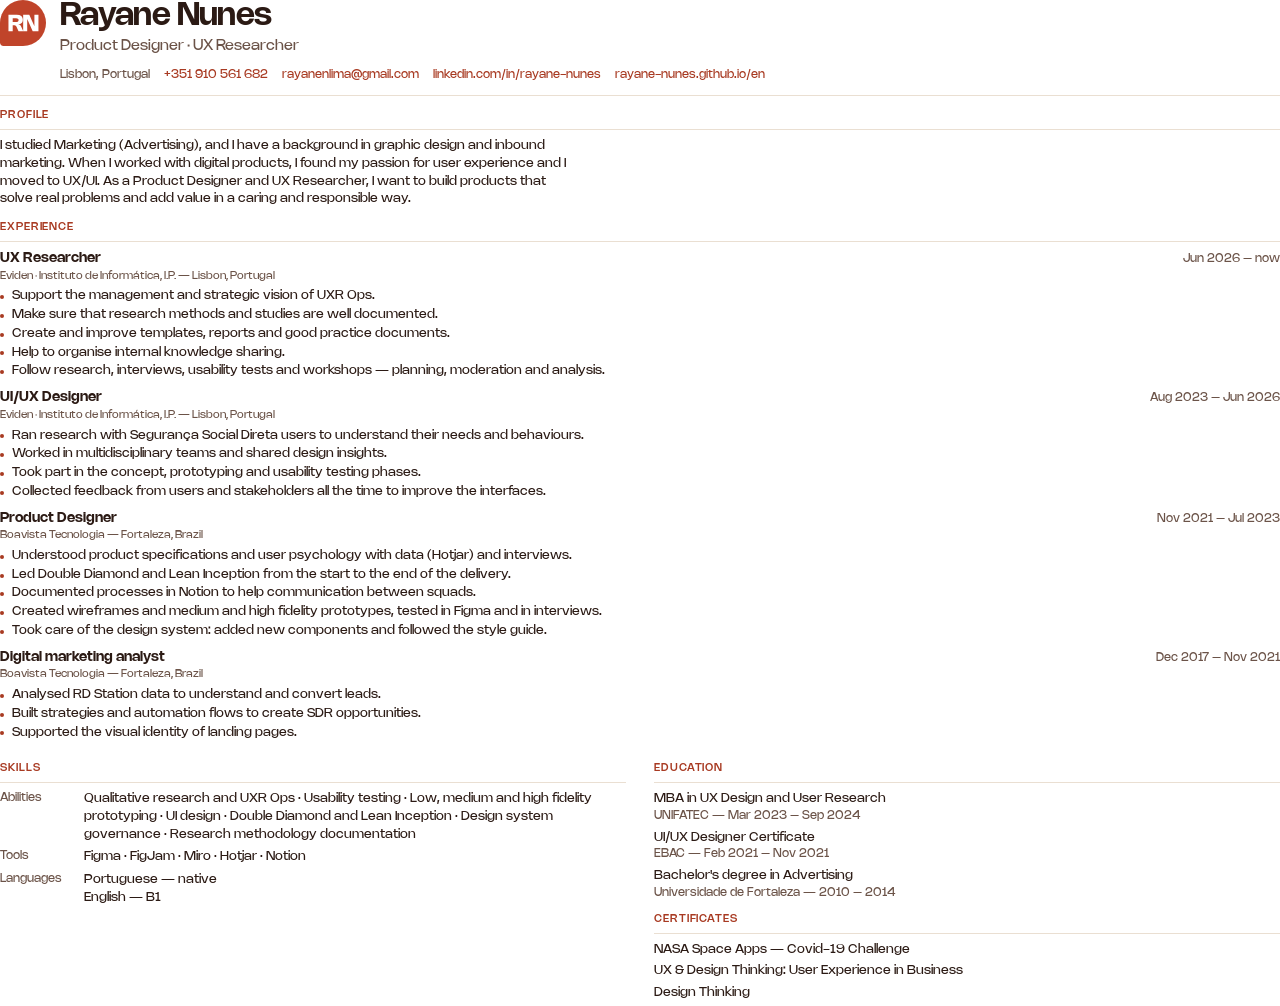
<file: cv/cv-en.html>
<!doctype html>
<!-- Source of ../cv-rayane-nunes-en.pdf: edit the text here, then print this page to PDF in Chrome (A4, margins come from @page). -->
<html lang="en">
  <head>
    <meta charset="utf-8" />
    <title>CV · Rayane Nunes</title>
    <style>
      @font-face { font-family: "Nohemi"; font-weight: 400; src: url("../fonts/Nohemi-Regular.woff2") format("woff2"); }
      @font-face { font-family: "Nohemi"; font-weight: 500; src: url("../fonts/Nohemi-Medium.woff2") format("woff2"); }
      @font-face { font-family: "Nohemi"; font-weight: 600; src: url("../fonts/Nohemi-SemiBold.woff2") format("woff2"); }
      :root { --ink: #2B1A14; --muted: #6B5348; --accent: #A83A22; --line: #EADFD2; }
      @page { size: A4; margin: 12mm 16mm; }
      * { box-sizing: border-box; }
      html { -webkit-print-color-adjust: exact; print-color-adjust: exact; }
      body { margin: 0; font-family: "Nohemi", "Helvetica Neue", Arial, sans-serif; font-size: 9.5pt; line-height: 1.4; color: var(--ink); background: #fff; font-variant-ligatures: none; }
      a { color: inherit; text-decoration: none; }
      h1, h2, h3, p, ul { margin: 0; padding: 0; }

      header { display: flex; align-items: flex-start; gap: 14px; padding-bottom: 12px; border-bottom: 1px solid var(--line); }
      header img { width: 46px; height: 46px; flex: none; }
      h1 { font-size: 24pt; font-weight: 600; line-height: 1; letter-spacing: -0.02em; }
      .role { font-size: 11pt; color: var(--muted); margin-top: 4px; }
      .contacts { display: flex; flex-wrap: wrap; gap: 4px 14px; margin-top: 10px; font-size: 9pt; color: var(--muted); }
      .contacts a { color: var(--accent); }

      section { margin-top: 12px; }
      h2 { font-size: 8.5pt; font-weight: 500; letter-spacing: 0.08em; text-transform: uppercase; color: var(--accent); padding-bottom: 5px; margin-bottom: 7px; border-bottom: 1px solid var(--line); }
      .summary { max-width: 64ch; }

      .job { break-inside: avoid; margin-bottom: 8px; }
      .job-head { display: flex; justify-content: space-between; gap: 12px; align-items: baseline; }
      h3 { font-size: 10.5pt; font-weight: 600; }
      .when { font-size: 9pt; color: var(--muted); white-space: nowrap; }
      .where { font-size: 8.5pt; color: var(--muted); margin-bottom: 3px; }
      .job ul { list-style: none; }
      .job li { position: relative; padding-left: 12px; margin-top: 1px; }
      .job li::before { content: ""; position: absolute; left: 0; top: 0.62em; width: 4px; height: 4px; border-radius: 50%; background: var(--accent); }

      .grid { display: grid; grid-template-columns: 1fr 1fr; gap: 0 28px; }
      .grid section { break-inside: avoid; }
      dl { display: grid; grid-template-columns: 74px 1fr; gap: 5px 10px; margin: 0; }
      dt { font-size: 9pt; color: var(--muted); }
      dd { margin: 0; }
      .list li { list-style: none; margin-bottom: 4px; }
      .list .meta { display: block; font-size: 9pt; color: var(--muted); }
    </style>
  </head>
  <body>
    <header>
      <img src="../logos/rn-monograma.svg" alt="" />
      <div>
        <h1>Rayane Nunes</h1>
        <p class="role">Product Designer · UX Researcher</p>
        <p class="contacts">
          <span>Lisbon, Portugal</span>
          <a href="tel:+351910561682">+351 910 561 682</a>
          <a href="mailto:rayanenlima@gmail.com">rayanenlima@gmail.com</a>
          <a href="https://www.linkedin.com/in/rayane-nunes">linkedin.com/in/rayane-nunes</a>
          <a href="https://rayane-nunes.github.io/en/">rayane-nunes.github.io/en</a>
        </p>
      </div>
    </header>

    <section>
      <h2>Profile</h2>
      <p class="summary">
        I studied Marketing (Advertising), and I have a background in graphic
        design and inbound marketing. When I worked with digital products, I
        found my passion for user experience and I moved to UX/UI. As a Product
        Designer and UX Researcher, I want to build products that solve real
        problems and add value in a caring and responsible way.
      </p>
    </section>

    <section>
      <h2>Experience</h2>
      <article class="job">
        <div class="job-head"><h3>UX Researcher</h3><span class="when">Jun 2026 – now</span></div>
        <p class="where">Eviden · Instituto de Informática, I.P. — Lisbon, Portugal</p>
        <ul>
          <li>Support the management and strategic vision of UXR Ops.</li>
          <li>Make sure that research methods and studies are well documented.</li>
          <li>Create and improve templates, reports and good practice documents.</li>
          <li>Help to organise internal knowledge sharing.</li>
          <li>Follow research, interviews, usability tests and workshops — planning, moderation and analysis.</li>
        </ul>
      </article>
      <article class="job">
        <div class="job-head"><h3>UI/UX Designer</h3><span class="when">Aug 2023 – Jun 2026</span></div>
        <p class="where">Eviden · Instituto de Informática, I.P. — Lisbon, Portugal</p>
        <ul>
          <li>Ran research with Segurança Social Direta users to understand their needs and behaviours.</li>
          <li>Worked in multidisciplinary teams and shared design insights.</li>
          <li>Took part in the concept, prototyping and usability testing phases.</li>
          <li>Collected feedback from users and stakeholders all the time to improve the interfaces.</li>
        </ul>
      </article>
      <article class="job">
        <div class="job-head"><h3>Product Designer</h3><span class="when">Nov 2021 – Jul 2023</span></div>
        <p class="where">Boavista Tecnologia — Fortaleza, Brazil</p>
        <ul>
          <li>Understood product specifications and user psychology with data (Hotjar) and interviews.</li>
          <li>Led Double Diamond and Lean Inception from the start to the end of the delivery.</li>
          <li>Documented processes in Notion to help communication between squads.</li>
          <li>Created wireframes and medium and high fidelity prototypes, tested in Figma and in interviews.</li>
          <li>Took care of the design system: added new components and followed the style guide.</li>
        </ul>
      </article>
      <article class="job">
        <div class="job-head"><h3>Digital marketing analyst</h3><span class="when">Dec 2017 – Nov 2021</span></div>
        <p class="where">Boavista Tecnologia — Fortaleza, Brazil</p>
        <ul>
          <li>Analysed RD Station data to understand and convert leads.</li>
          <li>Built strategies and automation flows to create SDR opportunities.</li>
          <li>Supported the visual identity of landing pages.</li>
        </ul>
      </article>
    </section>

    <div class="grid">
      <section>
        <h2>Skills</h2>
        <dl>
          <dt>Abilities</dt>
          <dd>Qualitative research and UXR Ops · Usability testing · Low, medium and high fidelity prototyping · UI design · Double Diamond and Lean Inception · Design system governance · Research methodology documentation</dd>
          <dt>Tools</dt>
          <dd>Figma · FigJam · Miro · Hotjar · Notion</dd>
          <dt>Languages</dt>
          <dd>Portuguese — native<br />English — B1</dd>
        </dl>
      </section>
      <section>
        <h2>Education</h2>
        <ul class="list">
          <li>MBA in UX Design and User Research<span class="meta">UNIFATEC — Mar 2023 – Sep 2024</span></li>
          <li>UI/UX Designer Certificate<span class="meta">EBAC — Feb 2021 – Nov 2021</span></li>
          <li>Bachelor's degree in Advertising<span class="meta">Universidade de Fortaleza — 2010 – 2014</span></li>
        </ul>
        <h2 style="margin-top: 10px">Certificates</h2>
        <ul class="list">
          <li>NASA Space Apps — Covid-19 Challenge</li>
          <li>UX &amp; Design Thinking: User Experience in Business</li>
          <li>Design Thinking</li>
        </ul>
      </section>
    </div>
  </body>
</html>
</file>
